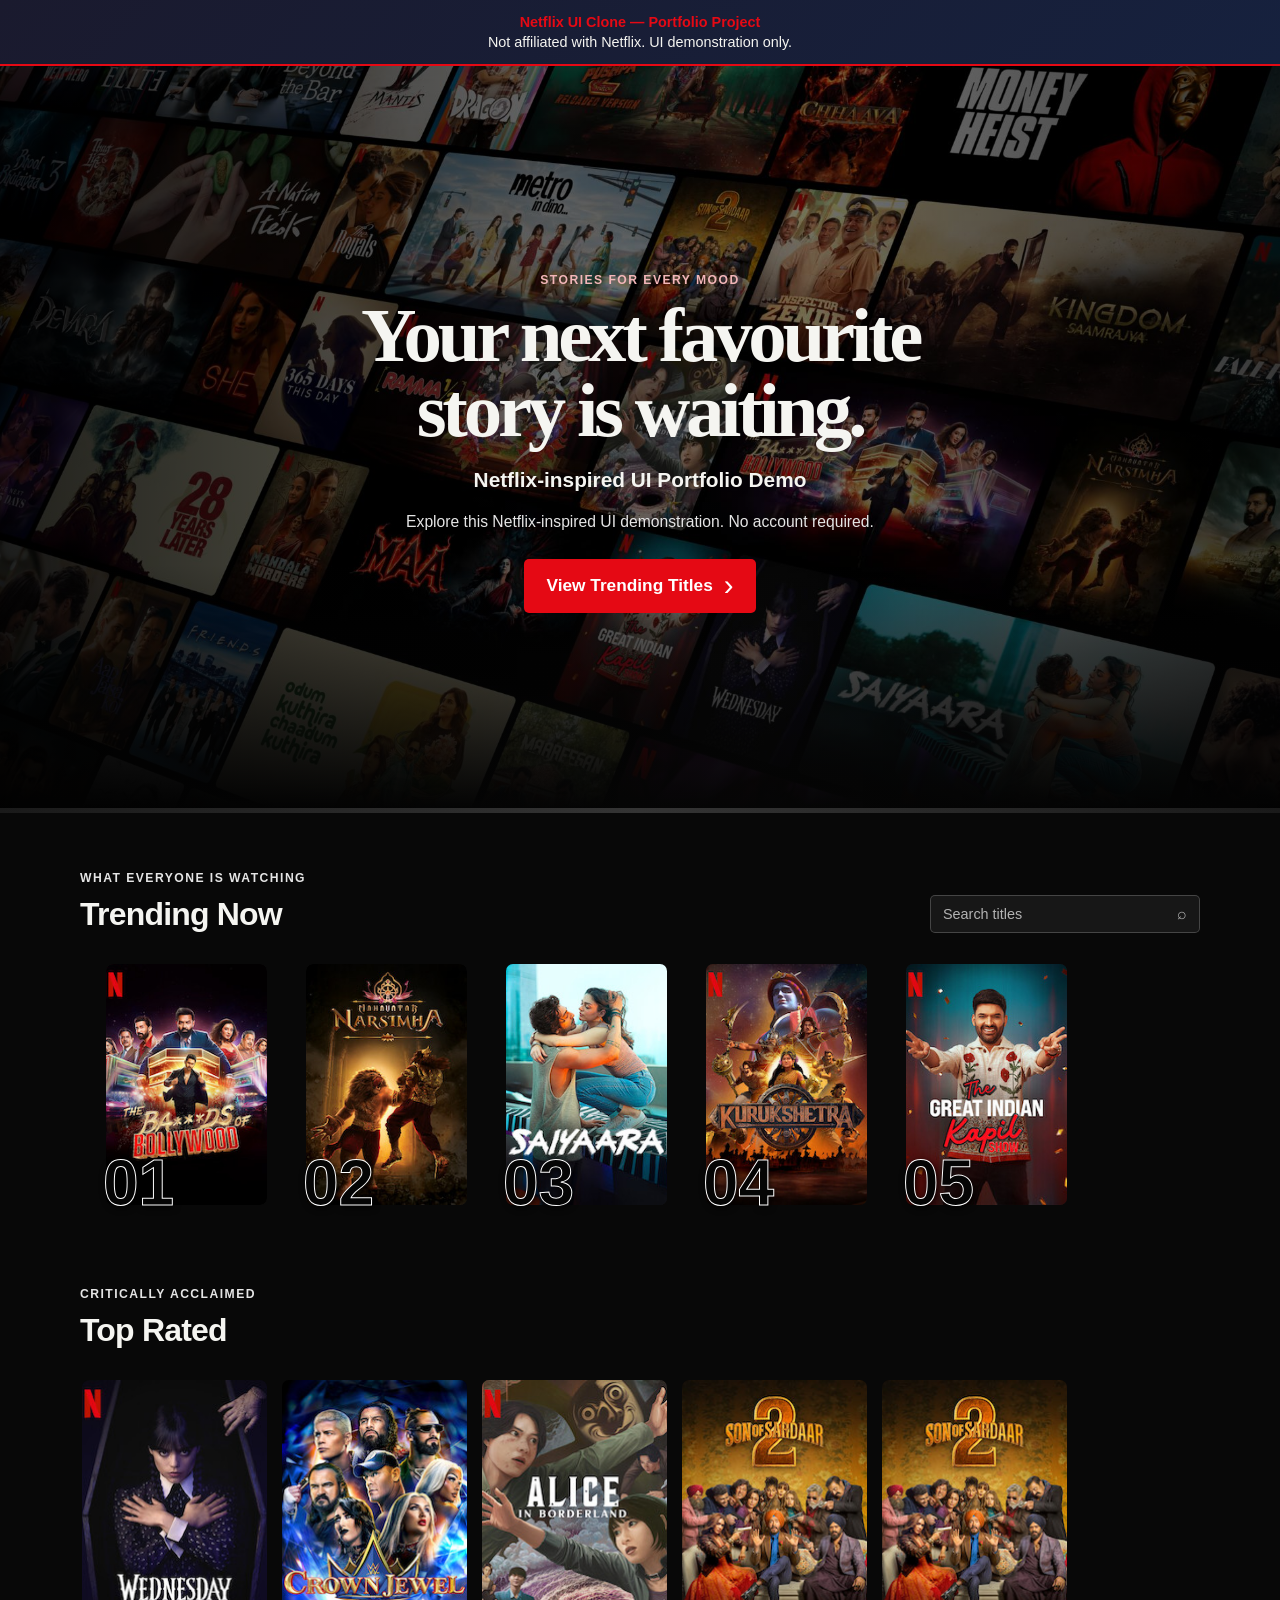
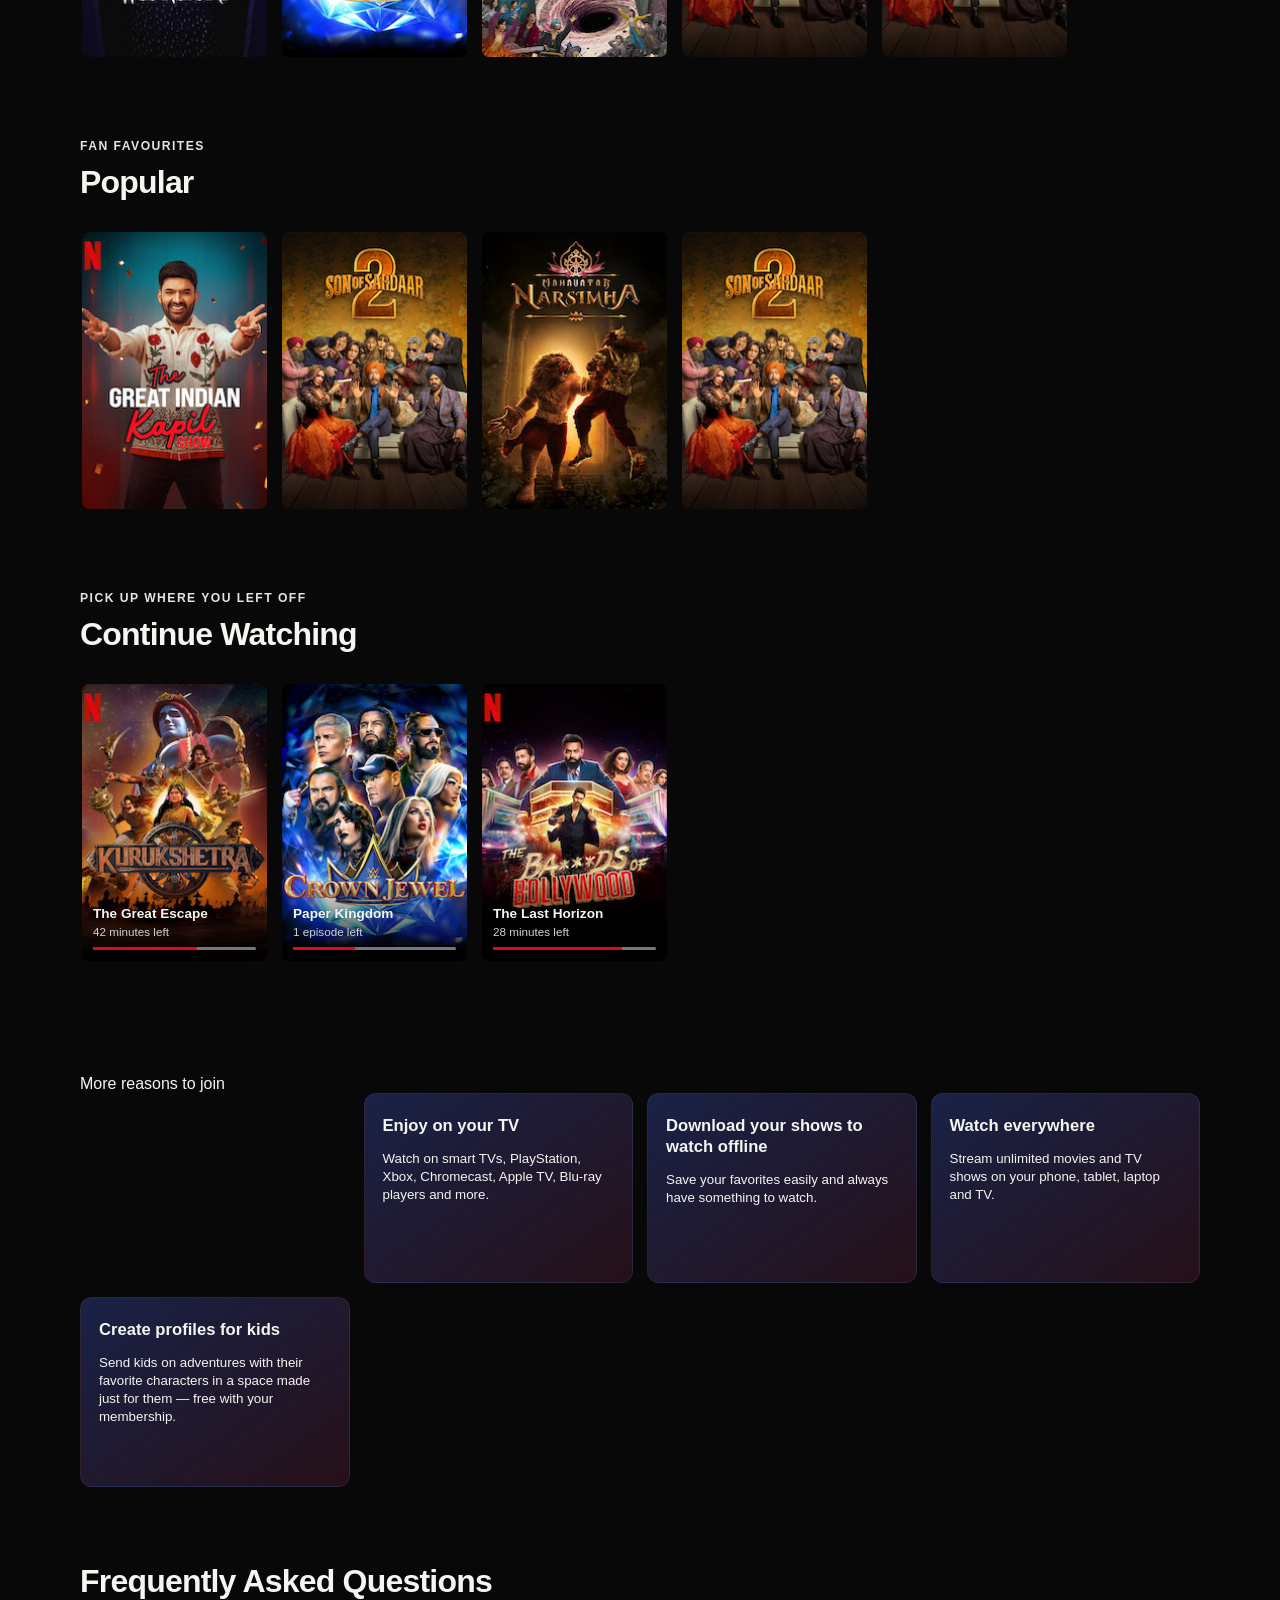
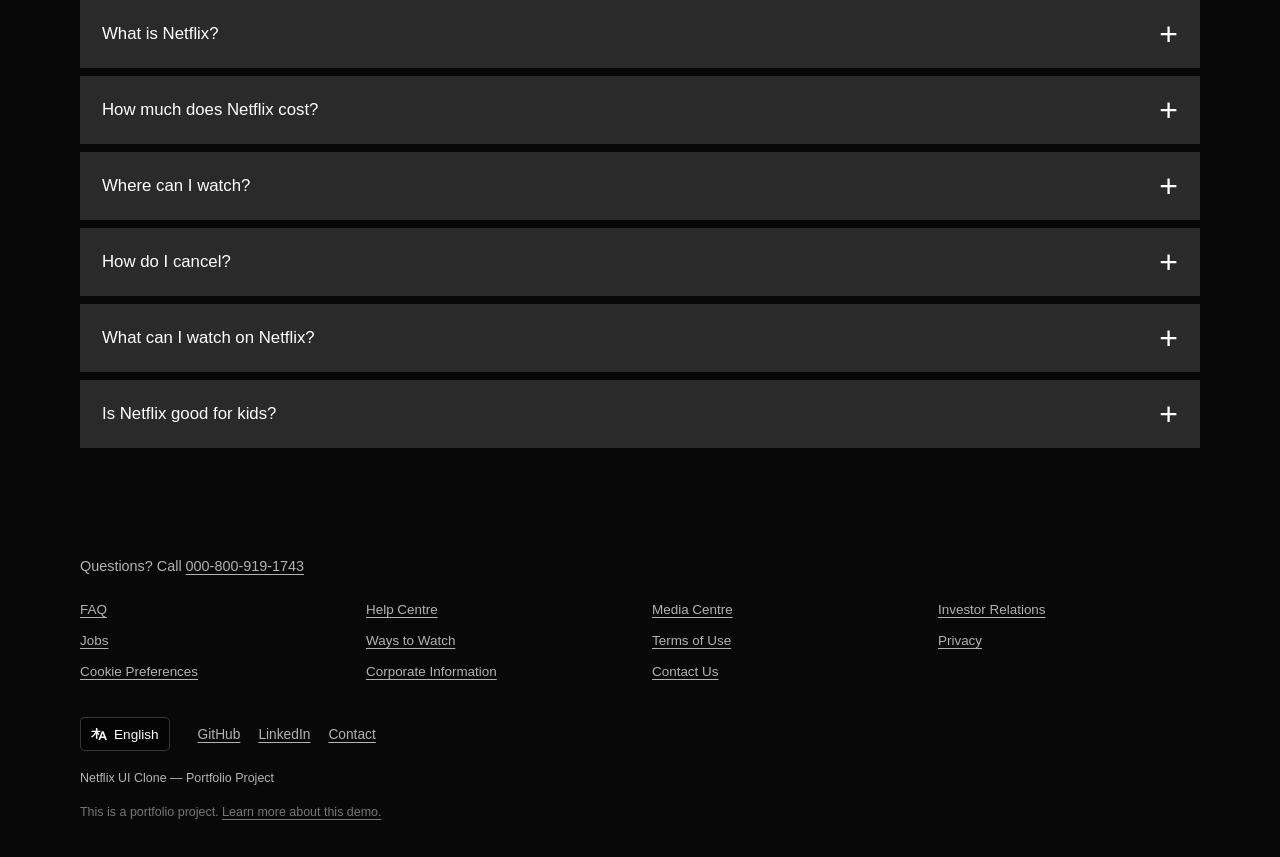
<file: Netflix_Clone/index.html>
<!DOCTYPE html>
<html lang="en">

<head>
    <meta charset="UTF-8">
    <meta name="viewport" content="width=device-width, initial-scale=1.0">
    <title>Netflix UI Clone — Saloni Choudhary</title>
    <link rel="stylesheet" href="index.css">
    <script src="script.js" defer></script>

</head>

<body>
    <div class="loading-screen" aria-hidden="true"><img src="pdf/img/logo.svg" alt=""></div>
    <div class="demo-banner" role="banner">
        <p class="demo-banner-text"><strong>Netflix UI Clone — Portfolio Project</strong><br>Not affiliated with Netflix. UI demonstration only.</p>
    </div>
    <header class="hero" id="home">
        <div class="bg">
            <nav class="navbar" aria-label="Primary navigation">
                <a class="brand" href="#home" aria-label="Netflix home"><img src="pdf/img/logo.svg" alt="Netflix"></a>
                <div class="nav-links"><a class="active" href="#home">Home</a><a href="#trending">Trending</a><a href="#faq">FAQ</a></div>
                <div class="button_in">
                    <button class="button_in1" type="button" title="Language selector"><img src="pdf/img/lang.svg" alt="" aria-hidden="true">English</button>
                    <button class="button_in2" type="button" onclick="document.querySelector('#trending').scrollIntoView({behavior: 'smooth'}); return false;" title="View the demo project">Demo</button>
                </div>
            </nav>
            <div class="box"></div>
            <div class="membership reveal">
                <p class="eyebrow">Stories for every mood</p>
                <h1 class="first">Your next favourite story is waiting.</h1>
                <span class="second">Netflix-inspired UI Portfolio Demo</span>
                <p class="third">Explore this Netflix-inspired UI demonstration. No account required.</p>

            </div>
            <button class="get_started_button" type="button" onclick="document.querySelector('#trending').scrollIntoView({behavior: 'smooth'}); return false;">View Trending Titles <span class="icon" aria-hidden="true">&#8250;</span></button>
        </div>
    </header>
    <main>
        <div class="separation"></div>
        <section class="catalogue" id="trending" aria-labelledby="trending-title">
            <div class="section-heading reveal"><div><p class="eyebrow">What everyone is watching</p><h2 id="trending-title">Trending Now</h2></div><label class="movie-search" for="movie-search"><span class="sr-only">Search titles</span><input id="movie-search" type="search" placeholder="Search titles" autocomplete="off"><span aria-hidden="true">&#8981;</span></label></div>
            <div class="movie-row trending-row" aria-label="Trending movies">
                <article class="movie-card reveal" data-title="The Last Horizon"><span class="rank">01</span><img src="pdf/img/1.jpg" alt="The Last Horizon poster"><div class="movie-meta"><h3>The Last Horizon</h3><p>Drama &middot; 2025</p></div></article>
                <article class="movie-card reveal" data-title="City of Shadows"><span class="rank">02</span><img src="pdf/img/2.jpg" alt="City of Shadows poster"><div class="movie-meta"><h3>City of Shadows</h3><p>Thriller &middot; 2025</p></div></article>
                <article class="movie-card reveal" data-title="After Midnight"><span class="rank">03</span><img src="pdf/img/3.jpg" alt="After Midnight poster"><div class="movie-meta"><h3>After Midnight</h3><p>Romance &middot; 2024</p></div></article>
                <article class="movie-card reveal" data-title="The Great Escape"><span class="rank">04</span><img src="pdf/img/4.jpg" alt="The Great Escape poster"><div class="movie-meta"><h3>The Great Escape</h3><p>Adventure &middot; 2025</p></div></article>
                <article class="movie-card reveal" data-title="Wild Hearts"><span class="rank">05</span><img src="pdf/img/5.jpg" alt="Wild Hearts poster"><div class="movie-meta"><h3>Wild Hearts</h3><p>Drama &middot; 2024</p></div></article>
            </div><p class="search-empty" hidden>No matching titles. Try another search.</p>
        </section>
        <section class="catalogue compact-section" aria-labelledby="top-rated-title">
            <div class="section-heading reveal"><div><p class="eyebrow">Critically acclaimed</p><h2 id="top-rated-title">Top Rated</h2></div></div>
            <div class="movie-row" aria-label="Top rated movies">
                <article class="movie-card reveal" data-title="The Silent Sea"><img src="pdf/img/6.jpg" alt="The Silent Sea poster"><div class="movie-meta"><h3>The Silent Sea</h3><p>Sci-Fi &middot; 2024</p></div></article>
                <article class="movie-card reveal" data-title="Paper Kingdom"><img src="pdf/img/7.jpg" alt="Paper Kingdom poster"><div class="movie-meta"><h3>Paper Kingdom</h3><p>Crime &middot; 2025</p></div></article>
                <article class="movie-card reveal" data-title="Summer Roads"><img src="pdf/img/8.jpg" alt="Summer Roads poster"><div class="movie-meta"><h3>Summer Roads</h3><p>Comedy &middot; 2024</p></div></article>
                <article class="movie-card reveal" data-title="The Signal"><img src="pdf/img/9.jpg" alt="The Signal poster"><div class="movie-meta"><h3>The Signal</h3><p>Mystery &middot; 2025</p></div></article>
                <article class="movie-card reveal" data-title="Second Chances"><img src="pdf/img/10.jpg" alt="Second Chances poster"><div class="movie-meta"><h3>Second Chances</h3><p>Drama &middot; 2024</p></div></article>
            </div>
        </section>
        <section class="catalogue compact-section" aria-labelledby="popular-title">
            <div class="section-heading reveal"><div><p class="eyebrow">Fan favourites</p><h2 id="popular-title">Popular</h2></div></div>
            <div class="movie-row" aria-label="Popular movies">
                <article class="movie-card reveal" data-title="Wild Hearts"><img src="pdf/img/5.jpg" alt="Wild Hearts poster"><div class="movie-meta"><h3>Wild Hearts</h3><p>Drama &middot; 2024</p></div></article>
                <article class="movie-card reveal" data-title="The Signal"><img src="pdf/img/9.jpg" alt="The Signal poster"><div class="movie-meta"><h3>The Signal</h3><p>Mystery &middot; 2025</p></div></article>
                <article class="movie-card reveal" data-title="City of Shadows"><img src="pdf/img/2.jpg" alt="City of Shadows poster"><div class="movie-meta"><h3>City of Shadows</h3><p>Thriller &middot; 2025</p></div></article>
                <article class="movie-card reveal" data-title="Second Chances"><img src="pdf/img/10.jpg" alt="Second Chances poster"><div class="movie-meta"><h3>Second Chances</h3><p>Drama &middot; 2024</p></div></article>
            </div>
        </section>
        <section class="catalogue compact-section" aria-labelledby="continue-title">
            <div class="section-heading reveal"><div><p class="eyebrow">Pick up where you left off</p><h2 id="continue-title">Continue Watching</h2></div></div>
            <div class="movie-row" aria-label="Continue watching">
                <article class="movie-card progress-card reveal" data-title="The Great Escape"><img src="pdf/img/4.jpg" alt="The Great Escape poster"><div class="movie-meta"><h3>The Great Escape</h3><p>42 minutes left</p><span class="progress"><i style="width: 64%"></i></span></div></article>
                <article class="movie-card progress-card reveal" data-title="Paper Kingdom"><img src="pdf/img/7.jpg" alt="Paper Kingdom poster"><div class="movie-meta"><h3>Paper Kingdom</h3><p>1 episode left</p><span class="progress"><i style="width: 38%"></i></span></div></article>
                <article class="movie-card progress-card reveal" data-title="The Last Horizon"><img src="pdf/img/1.jpg" alt="The Last Horizon poster"><div class="movie-meta"><h3>The Last Horizon</h3><p>28 minutes left</p><span class="progress"><i style="width: 79%"></i></span></div></article>
            </div>
        </section>
        <div class="all_bg">
            <div class="join">
                <div class="text">More reasons to join</div>

                <div class="join_box">
                    <div class="boxdiv">

                    </div>
                    <div class="boxes">
                        <div class="join_text">Enjoy on your TV</div>
                        <small>
                            Watch on smart TVs, PlayStation, Xbox, Chromecast, Apple TV, Blu-ray players and more.
                        </small>
                    </div>
                    <div class="boxes">
                        <div class="join_text">Download your shows to watch offline</div>
                        <small>
                            Save your favorites easily and always have something to watch.
                        </small>
                    </div>
                    <div class="boxes">
                        <div class="join_text">Watch everywhere</div>
                        <small>
                            Stream unlimited movies and TV shows on your phone, tablet, laptop and TV.
                        </small>
                    </div>
                    <div class="boxes">
                        <div class="join_text">Create profiles for kids</div>
                        <small>
                            Send kids on adventures with their favorite characters in a space made just for them — free
                            with your membership.

                        </small>
                    </div>
                </div>

            </div>

            <section class="faq-section reveal" id="faq" aria-labelledby="faq-title">
            <h2 class="faq" id="faq-title">Frequently Asked Questions</h2>
            <section class="faq_con">
                <article class="faq-item"><button class="faq_box" type="button" aria-expanded="false">What is Netflix?<span class="faq-icon" aria-hidden="true">+</span></button><div class="faq-answer"><p>Netflix is a streaming service with TV shows, movies, documentaries and more.</p></div></article>
                <article class="faq-item"><button class="faq_box" type="button" aria-expanded="false">How much does Netflix cost?<span class="faq-icon" aria-hidden="true">+</span></button><div class="faq-answer"><p>Choose a plan that suits your viewing needs and budget.</p></div></article>
                <article class="faq-item"><button class="faq_box" type="button" aria-expanded="false">Where can I watch?<span class="faq-icon" aria-hidden="true">+</span></button><div class="faq-answer"><p>Watch anywhere, anytime on the web or compatible devices.</p></div></article>
                <article class="faq-item"><button class="faq_box" type="button" aria-expanded="false">How do I cancel?<span class="faq-icon" aria-hidden="true">+</span></button><div class="faq-answer"><p>There are no contracts. You can cancel online whenever you like.</p></div></article>
                <article class="faq-item"><button class="faq_box" type="button" aria-expanded="false">What can I watch on Netflix?<span class="faq-icon" aria-hidden="true">+</span></button><div class="faq-answer"><p>Explore a broad library of films, series, anime and Netflix originals.</p></div></article>
                <article class="faq-item"><button class="faq_box" type="button" aria-expanded="false">Is Netflix good for kids?<span class="faq-icon" aria-hidden="true">+</span></button><div class="faq-answer"><p>Netflix Kids offers family-friendly entertainment and parental controls.</p></div></article>
            </section>
            </section>
        </div>
    </main>
    <footer>
        <div class="footer">
            <p class="contact">Questions? Call <a href="tel:0008009191743">000-800-919-1743</a></p>
            <div class="grid">
                <a href="#faq">FAQ</a><a href="#home">Help Centre</a><a href="#home">Media Centre</a>
                <a href="#home">Investor Relations</a><a href="#home">Jobs</a><a href="#trending">Ways to Watch</a><a href="#home">Terms of Use</a>
                <a href="#home">Privacy</a><a href="#home">Cookie Preferences</a><a href="#home">Corporate Information</a><a href="#home">Contact Us</a>

            </div>
            <section class="footer_section">
                <button class="eng_button" type="button"><img src="pdf/img/lang.svg" alt="" aria-hidden="true">English</button>
                <div class="social-links" aria-label="Social links"><a href="#home" title="This is a demo project">GitHub</a><a href="#home" title="This is a demo project">LinkedIn</a><a href="#home" title="This is a demo project">Contact</a></div>
                <p class="end_text1">Netflix UI Clone — Portfolio Project</p>
                <p class="end_text2">This is a portfolio project. <a href="#home">Learn more about this demo.</a></p>
            </section>
            
            
        </div>
        
        
    </footer>
    <button class="back-to-top" type="button" aria-label="Back to top">&#8593;</button>
</body>

</html>
</file>
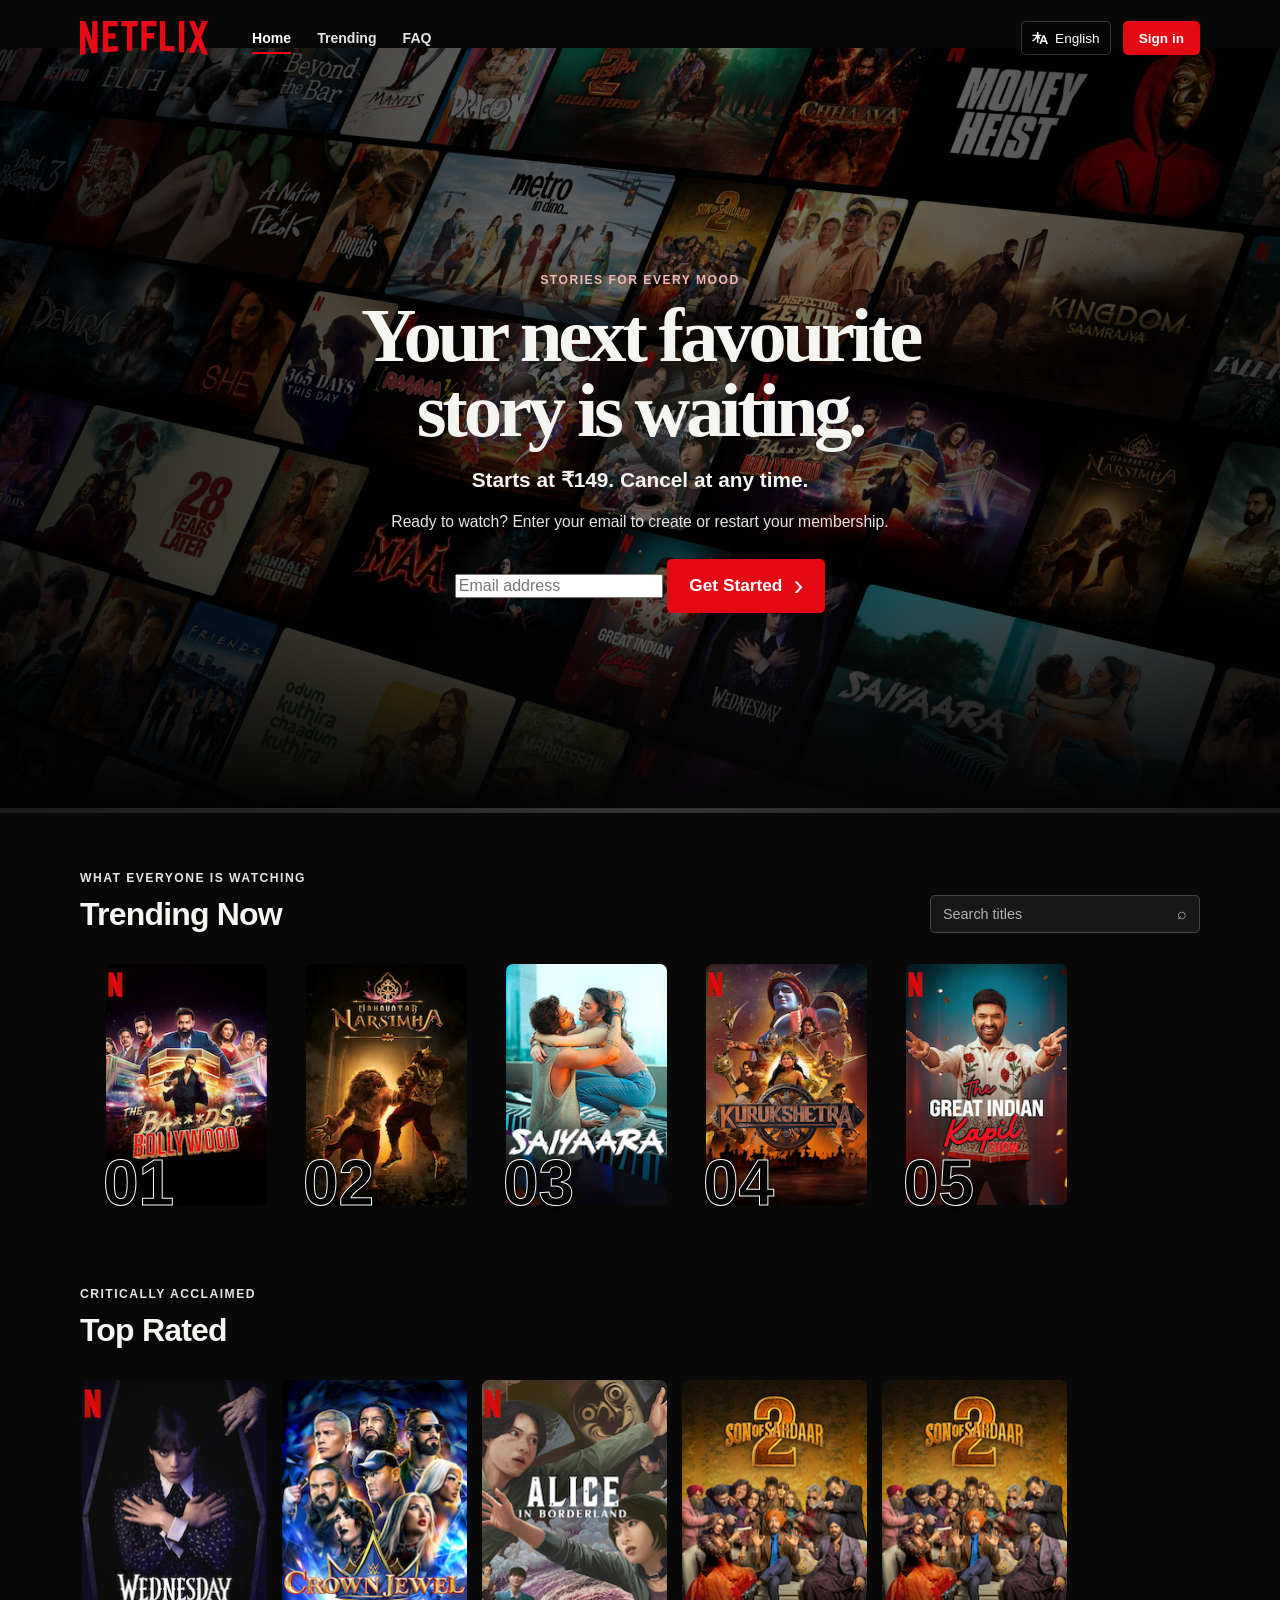
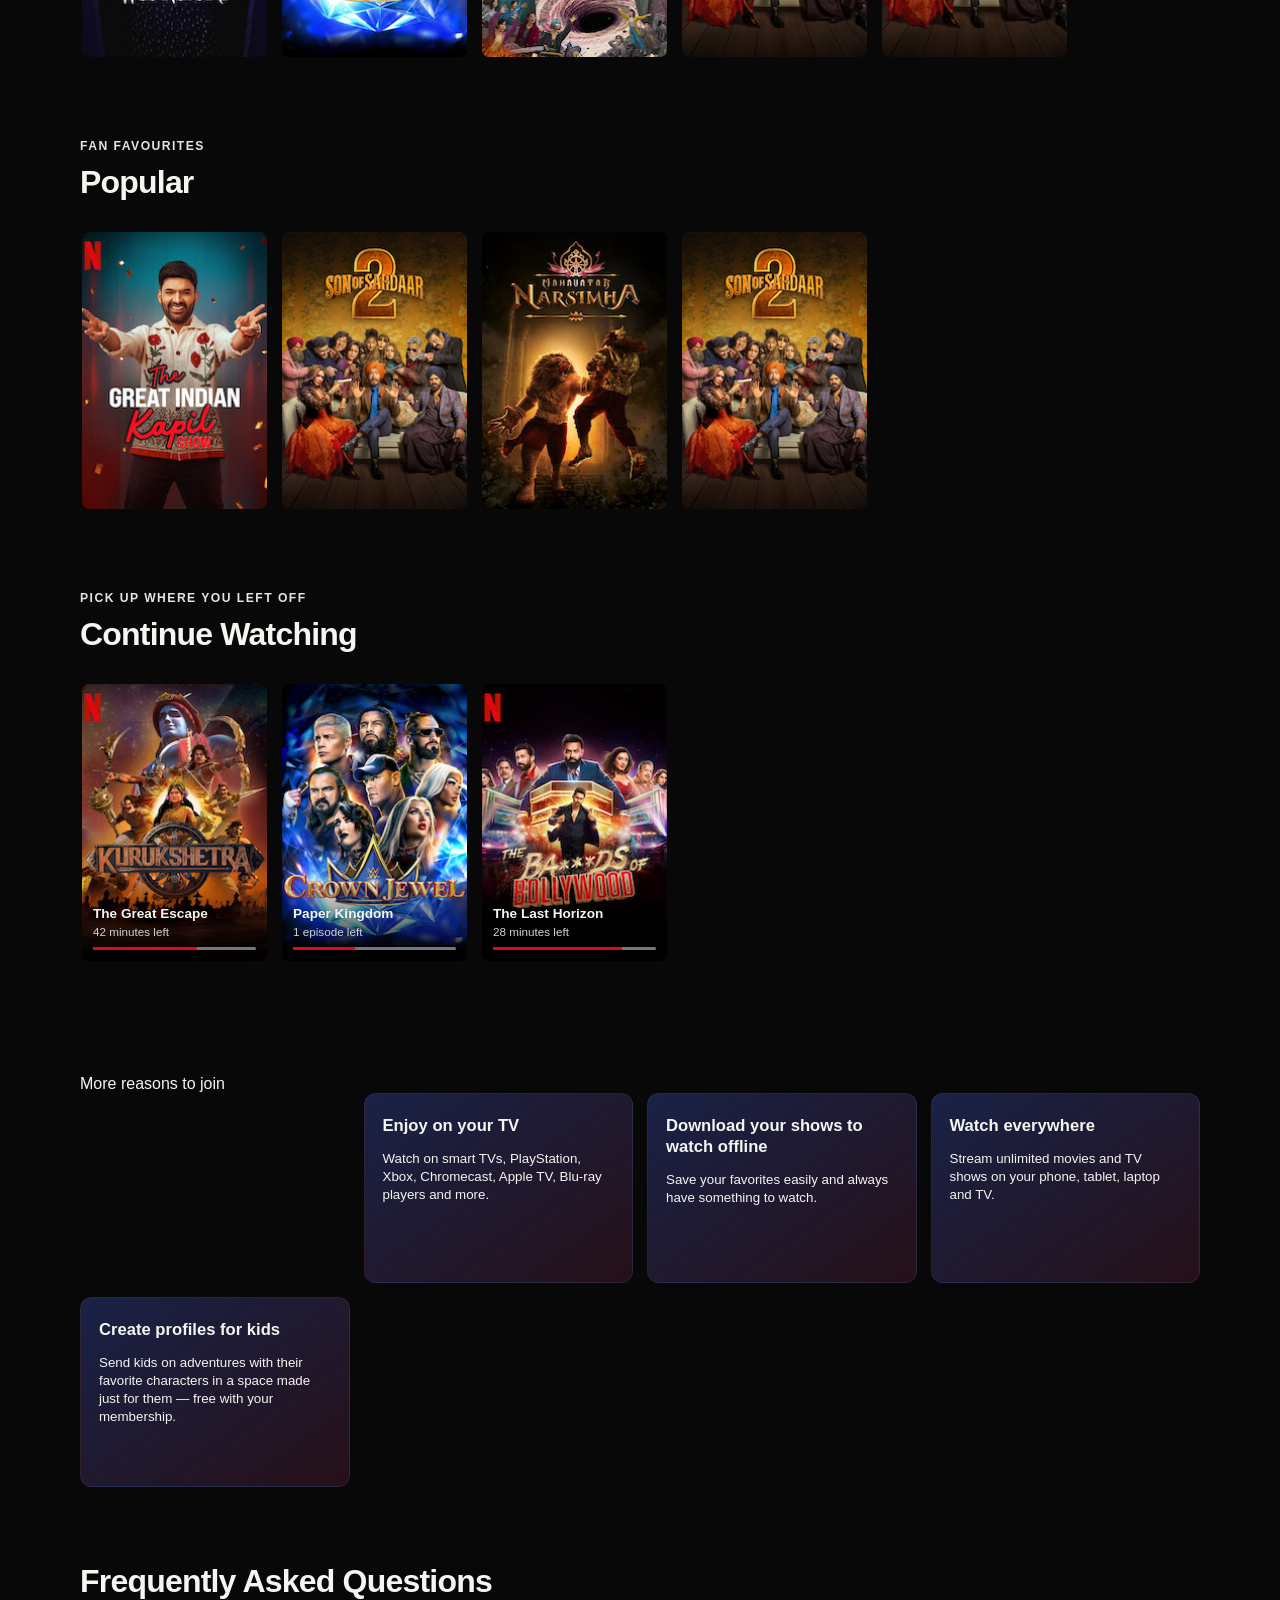
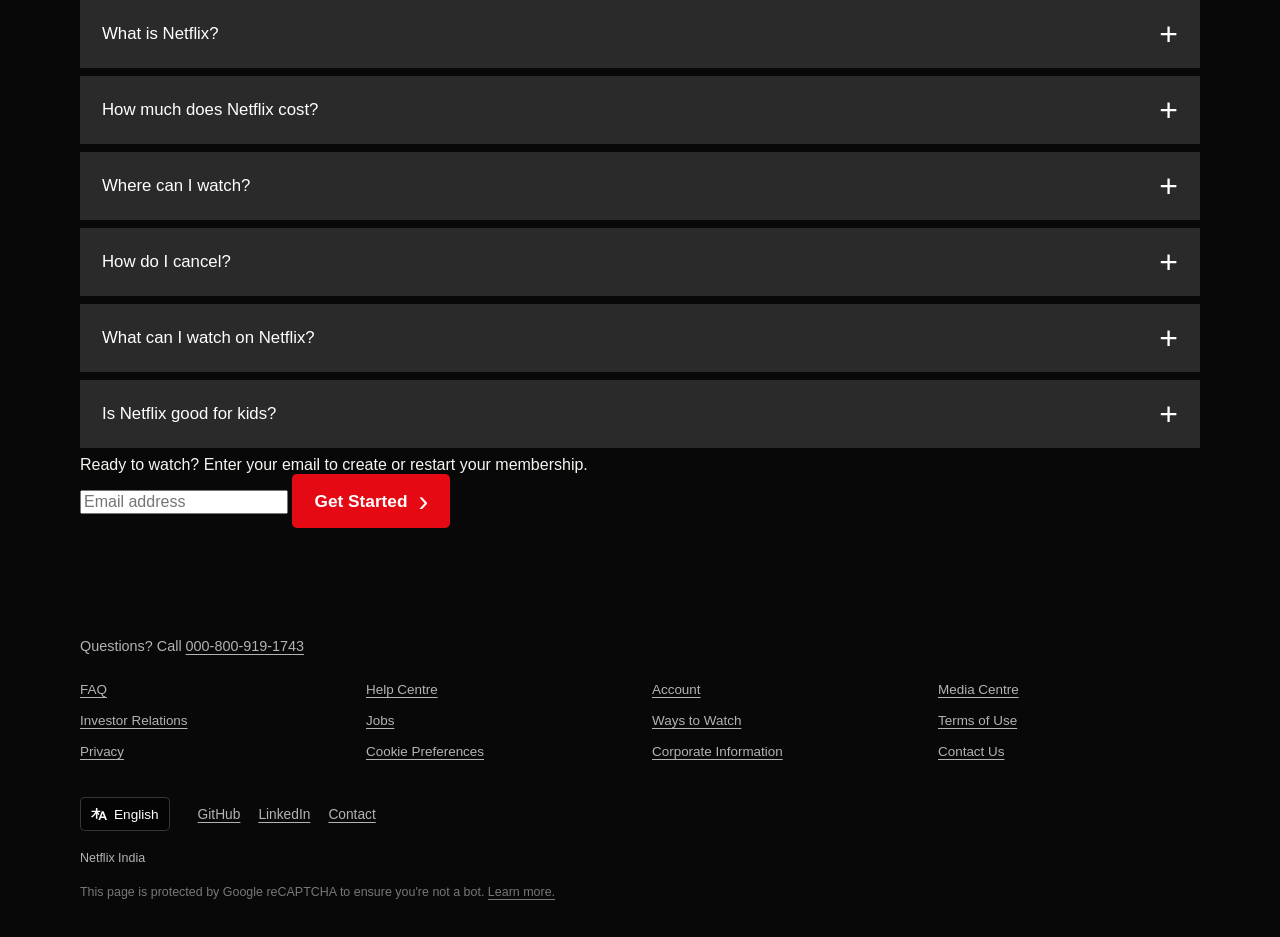
<file: Netflix_Clone/indexx.html>
<!DOCTYPE html>
<html lang="en">

<head>
    <meta charset="UTF-8">
    <meta name="viewport" content="width=device-width, initial-scale=1.0">
    <title>Netflix India | Watch TV Shows Online</title>
    <link rel="stylesheet" href="index.css">
    <script src="script.js" defer></script>

</head>

<body>
    <div class="loading-screen" aria-hidden="true"><img src="pdf/img/logo.svg" alt=""></div>
    <header class="hero" id="home">
        <div class="bg">
            <nav class="navbar" aria-label="Primary navigation">
                <a class="brand" href="#home" aria-label="Netflix home"><img src="pdf/img/logo.svg" alt="Netflix"></a>
                <div class="nav-links"><a class="active" href="#home">Home</a><a href="#trending">Trending</a><a href="#faq">FAQ</a></div>
                <div class="button_in">
                    <button class="button_in1" type="button"><img src="pdf/img/lang.svg" alt="" aria-hidden="true">English</button>
                    <button class="button_in2" type="button">Sign in</button>
                </div>
            </nav>
            <div class="box"></div>
            <div class="membership reveal">
                <p class="eyebrow">Stories for every mood</p>
                <h1 class="first">Your next favourite story is waiting.</h1>
                <span class="second">Starts at ₹149. Cancel at any time.</span>
                <p class="third">Ready to watch? Enter your email to create or restart your membership.</p>

            </div>
            <form class="email hero-email" action="#" novalidate>
                <label class="sr-only" for="hero-email">Email address</label>
                <input type="email" id="hero-email" name="email" placeholder="Email address" autocomplete="email">
                <button class="get_started_button" type="submit">Get Started <span class="icon" aria-hidden="true">&#8250;</span></button>
            </form>
        </div>
    </header>
    <main>
        <div class="separation"></div>
        <section class="catalogue" id="trending" aria-labelledby="trending-title">
            <div class="section-heading reveal"><div><p class="eyebrow">What everyone is watching</p><h2 id="trending-title">Trending Now</h2></div><label class="movie-search" for="movie-search"><span class="sr-only">Search titles</span><input id="movie-search" type="search" placeholder="Search titles" autocomplete="off"><span aria-hidden="true">&#8981;</span></label></div>
            <div class="movie-row trending-row" aria-label="Trending movies">
                <article class="movie-card reveal" data-title="The Last Horizon"><span class="rank">01</span><img src="pdf/img/1.jpg" alt="The Last Horizon poster"><div class="movie-meta"><h3>The Last Horizon</h3><p>Drama &middot; 2025</p></div></article>
                <article class="movie-card reveal" data-title="City of Shadows"><span class="rank">02</span><img src="pdf/img/2.jpg" alt="City of Shadows poster"><div class="movie-meta"><h3>City of Shadows</h3><p>Thriller &middot; 2025</p></div></article>
                <article class="movie-card reveal" data-title="After Midnight"><span class="rank">03</span><img src="pdf/img/3.jpg" alt="After Midnight poster"><div class="movie-meta"><h3>After Midnight</h3><p>Romance &middot; 2024</p></div></article>
                <article class="movie-card reveal" data-title="The Great Escape"><span class="rank">04</span><img src="pdf/img/4.jpg" alt="The Great Escape poster"><div class="movie-meta"><h3>The Great Escape</h3><p>Adventure &middot; 2025</p></div></article>
                <article class="movie-card reveal" data-title="Wild Hearts"><span class="rank">05</span><img src="pdf/img/5.jpg" alt="Wild Hearts poster"><div class="movie-meta"><h3>Wild Hearts</h3><p>Drama &middot; 2024</p></div></article>
            </div><p class="search-empty" hidden>No matching titles. Try another search.</p>
        </section>
        <section class="catalogue compact-section" aria-labelledby="top-rated-title">
            <div class="section-heading reveal"><div><p class="eyebrow">Critically acclaimed</p><h2 id="top-rated-title">Top Rated</h2></div></div>
            <div class="movie-row" aria-label="Top rated movies">
                <article class="movie-card reveal" data-title="The Silent Sea"><img src="pdf/img/6.jpg" alt="The Silent Sea poster"><div class="movie-meta"><h3>The Silent Sea</h3><p>Sci-Fi &middot; 2024</p></div></article>
                <article class="movie-card reveal" data-title="Paper Kingdom"><img src="pdf/img/7.jpg" alt="Paper Kingdom poster"><div class="movie-meta"><h3>Paper Kingdom</h3><p>Crime &middot; 2025</p></div></article>
                <article class="movie-card reveal" data-title="Summer Roads"><img src="pdf/img/8.jpg" alt="Summer Roads poster"><div class="movie-meta"><h3>Summer Roads</h3><p>Comedy &middot; 2024</p></div></article>
                <article class="movie-card reveal" data-title="The Signal"><img src="pdf/img/9.jpg" alt="The Signal poster"><div class="movie-meta"><h3>The Signal</h3><p>Mystery &middot; 2025</p></div></article>
                <article class="movie-card reveal" data-title="Second Chances"><img src="pdf/img/10.jpg" alt="Second Chances poster"><div class="movie-meta"><h3>Second Chances</h3><p>Drama &middot; 2024</p></div></article>
            </div>
        </section>
        <section class="catalogue compact-section" aria-labelledby="popular-title">
            <div class="section-heading reveal"><div><p class="eyebrow">Fan favourites</p><h2 id="popular-title">Popular</h2></div></div>
            <div class="movie-row" aria-label="Popular movies">
                <article class="movie-card reveal" data-title="Wild Hearts"><img src="pdf/img/5.jpg" alt="Wild Hearts poster"><div class="movie-meta"><h3>Wild Hearts</h3><p>Drama &middot; 2024</p></div></article>
                <article class="movie-card reveal" data-title="The Signal"><img src="pdf/img/9.jpg" alt="The Signal poster"><div class="movie-meta"><h3>The Signal</h3><p>Mystery &middot; 2025</p></div></article>
                <article class="movie-card reveal" data-title="City of Shadows"><img src="pdf/img/2.jpg" alt="City of Shadows poster"><div class="movie-meta"><h3>City of Shadows</h3><p>Thriller &middot; 2025</p></div></article>
                <article class="movie-card reveal" data-title="Second Chances"><img src="pdf/img/10.jpg" alt="Second Chances poster"><div class="movie-meta"><h3>Second Chances</h3><p>Drama &middot; 2024</p></div></article>
            </div>
        </section>
        <section class="catalogue compact-section" aria-labelledby="continue-title">
            <div class="section-heading reveal"><div><p class="eyebrow">Pick up where you left off</p><h2 id="continue-title">Continue Watching</h2></div></div>
            <div class="movie-row" aria-label="Continue watching">
                <article class="movie-card progress-card reveal" data-title="The Great Escape"><img src="pdf/img/4.jpg" alt="The Great Escape poster"><div class="movie-meta"><h3>The Great Escape</h3><p>42 minutes left</p><span class="progress"><i style="width: 64%"></i></span></div></article>
                <article class="movie-card progress-card reveal" data-title="Paper Kingdom"><img src="pdf/img/7.jpg" alt="Paper Kingdom poster"><div class="movie-meta"><h3>Paper Kingdom</h3><p>1 episode left</p><span class="progress"><i style="width: 38%"></i></span></div></article>
                <article class="movie-card progress-card reveal" data-title="The Last Horizon"><img src="pdf/img/1.jpg" alt="The Last Horizon poster"><div class="movie-meta"><h3>The Last Horizon</h3><p>28 minutes left</p><span class="progress"><i style="width: 79%"></i></span></div></article>
            </div>
        </section>
        <div class="all_bg">
            <div class="join">
                <div class="text">More reasons to join</div>

                <div class="join_box">
                    <div class="boxdiv">

                    </div>
                    <div class="boxes">
                        <div class="join_text">Enjoy on your TV</div>
                        <small>
                            Watch on smart TVs, PlayStation, Xbox, Chromecast, Apple TV, Blu-ray players and more.
                        </small>
                    </div>
                    <div class="boxes">
                        <div class="join_text">Download your shows to watch offline</div>
                        <small>
                            Save your favorites easily and always have something to watch.
                        </small>
                    </div>
                    <div class="boxes">
                        <div class="join_text">Watch everywhere</div>
                        <small>
                            Stream unlimited movies and TV shows on your phone, tablet, laptop and TV.
                        </small>
                    </div>
                    <div class="boxes">
                        <div class="join_text">Create profiles for kids</div>
                        <small>
                            Send kids on adventures with their favorite characters in a space made just for them — free
                            with your membership.

                        </small>
                    </div>
                </div>

            </div>

            <section class="faq-section reveal" id="faq" aria-labelledby="faq-title">
            <h2 class="faq" id="faq-title">Frequently Asked Questions</h2>
            <section class="faq_con">
                <article class="faq-item"><button class="faq_box" type="button" aria-expanded="false">What is Netflix?<span class="faq-icon" aria-hidden="true">+</span></button><div class="faq-answer"><p>Netflix is a streaming service with TV shows, movies, documentaries and more.</p></div></article>
                <article class="faq-item"><button class="faq_box" type="button" aria-expanded="false">How much does Netflix cost?<span class="faq-icon" aria-hidden="true">+</span></button><div class="faq-answer"><p>Choose a plan that suits your viewing needs and budget.</p></div></article>
                <article class="faq-item"><button class="faq_box" type="button" aria-expanded="false">Where can I watch?<span class="faq-icon" aria-hidden="true">+</span></button><div class="faq-answer"><p>Watch anywhere, anytime on the web or compatible devices.</p></div></article>
                <article class="faq-item"><button class="faq_box" type="button" aria-expanded="false">How do I cancel?<span class="faq-icon" aria-hidden="true">+</span></button><div class="faq-answer"><p>There are no contracts. You can cancel online whenever you like.</p></div></article>
                <article class="faq-item"><button class="faq_box" type="button" aria-expanded="false">What can I watch on Netflix?<span class="faq-icon" aria-hidden="true">+</span></button><div class="faq-answer"><p>Explore a broad library of films, series, anime and Netflix originals.</p></div></article>
                <article class="faq-item"><button class="faq_box" type="button" aria-expanded="false">Is Netflix good for kids?<span class="faq-icon" aria-hidden="true">+</span></button><div class="faq-answer"><p>Netflix Kids offers family-friendly entertainment and parental controls.</p></div></article>

                <div id="email">
                    <div class="create">Ready to watch? Enter your email to create or restart your membership.</div>
                    <form class="email email2" action="#" novalidate>
                        <label class="sr-only" for="footer-email">Email address</label>
                        <input type="email" id="footer-email" name="email" placeholder="Email address" autocomplete="email">
                        <button class="get_started_button" type="submit">Get Started <span class="icon" aria-hidden="true">&#8250;</span></button>
                    </form>
                </div>
            </section>
            </section>
        </div>
    </main>
    <footer>
        <div class="footer">
            <p class="contact">Questions? Call <a href="tel:0008009191743">000-800-919-1743</a></p>
            <div class="grid">
                <a href="#faq">FAQ</a><a href="#home">Help Centre</a><a href="#home">Account</a><a href="#home">Media Centre</a>
                <a href="#home">Investor Relations</a><a href="#home">Jobs</a><a href="#trending">Ways to Watch</a><a href="#home">Terms of Use</a>
                <a href="#home">Privacy</a><a href="#home">Cookie Preferences</a><a href="#home">Corporate Information</a><a href="#home">Contact Us</a>

            </div>
            <section class="footer_section">
                <button class="eng_button" type="button"><img src="pdf/img/lang.svg" alt="" aria-hidden="true">English</button>
                <div class="social-links" aria-label="Social links"><a href="https://github.com/" target="_blank" rel="noopener noreferrer">GitHub</a><a href="https://www.linkedin.com/" target="_blank" rel="noopener noreferrer">LinkedIn</a><a href="mailto:hello@example.com">Contact</a></div>
                <p class="end_text1">Netflix India</p>
                <p class="end_text2">This page is protected by Google reCAPTCHA to ensure you're not a bot. <a href="#home">Learn more.</a></p>
            </section>
            
            
        </div>
        
        
    </footer>
    <button class="back-to-top" type="button" aria-label="Back to top">&#8593;</button>
</body>

</html>
</file>
<file: Netflix_Clone/index.css>
:root {
    --bg: #080808;
    --surface: #161616;
    --surface-hover: #292929;
    --text: #f5f5f1;
    --muted: #b3b3b3;
    --brand: #e50914;
    --brand-dark: #b20710;
    --border: rgba(255, 255, 255, .2);
    --container: min(1120px, calc(100% - 48px));
    --ease: cubic-bezier(.2, .8, .2, 1);
}

* { box-sizing: border-box; }
html { scroll-behavior: smooth; }
body { margin: 0; overflow-x: hidden; background: var(--bg); color: var(--text); font-family: Inter, "Segoe UI", Arial, sans-serif; }
button, input { font: inherit; }
button, a { -webkit-tap-highlight-color: transparent; }
a { color: inherit; text-decoration: none; }
img { display: block; max-width: 100%; }

.sr-only { position: absolute; width: 1px; height: 1px; padding: 0; margin: -1px; overflow: hidden; clip: rect(0, 0, 0, 0); white-space: nowrap; border: 0; }
.loading-screen { position: fixed; inset: 0; z-index: 1000; display: grid; place-items: center; background: #000; transition: opacity .45s ease, visibility .45s ease; }
.loading-screen img { width: 150px; }
.loading-screen.is-hidden { opacity: 0; visibility: hidden; }

.demo-banner { position: fixed; top: 0; left: 0; right: 0; z-index: 999; background: linear-gradient(135deg, #1a1a2e 0%, #16213e 100%); border-bottom: 2px solid #e50914; padding: 12px 24px; text-align: center; font-size: 0.9rem; }
.demo-banner-text { margin: 0; color: #f5f5f1; line-height: 1.4; }
.demo-banner-text strong { color: #e50914; font-weight: 700; }

.hero, .bg { min-height: min(760px, 100vh); }
.bg { position: relative; display: flex; flex-direction: column; align-items: center; justify-content: center; padding: 124px 24px 94px; background: url("pdf/img/background.jpg") center top / cover no-repeat; isolation: isolate; margin-top: 48px; gap: 25px; }
.box { position: absolute; inset: 0; z-index: -1; background: linear-gradient(90deg, rgba(0, 0, 0, .82), rgba(0, 0, 0, .36) 58%, rgba(0, 0, 0, .7)), linear-gradient(0deg, #080808 0%, transparent 32%); }

.navbar { position: fixed; top: 0; left: 0; z-index: 50; display: flex; align-items: center; justify-content: space-between; width: 100%; height: 76px; padding: 0 max(24px, calc((100% - 1120px) / 2)); transition: background-color .3s ease, box-shadow .3s ease, height .3s ease; }
.navbar.scrolled { height: 64px; background: rgba(8, 8, 8, .92); box-shadow: 0 8px 28px rgba(0, 0, 0, .24); backdrop-filter: blur(14px); }
.brand img { width: clamp(90px, 10vw, 132px); }
.nav-links { display: flex; align-items: center; gap: 26px; margin-right: auto; margin-left: 44px; }
.nav-links a { position: relative; color: #e5e5e5; font-size: .88rem; font-weight: 600; transition: color .2s ease; }
.nav-links a::after { position: absolute; right: 0; bottom: -8px; left: 0; height: 2px; content: ""; background: var(--brand); transform: scaleX(0); transform-origin: right; transition: transform .25s var(--ease); }
.nav-links a:hover, .nav-links a.active { color: #fff; }
.nav-links a:hover::after, .nav-links a.active::after { transform: scaleX(1); transform-origin: left; }
.button_in { display: flex; align-items: center; gap: 12px; }
.button_in1, .eng_button { display: inline-flex; align-items: center; justify-content: center; gap: 7px; min-height: 34px; padding: 7px 10px; color: #fff; background: rgba(0, 0, 0, .42); border: 1px solid var(--border); border-radius: 5px; font-size: .85rem; cursor: pointer; transition: border-color .2s ease, background .2s ease, transform .2s ease; }
.button_in1 img, .eng_button img { width: 16px; filter: brightness(0) invert(1); }
.button_in1:hover, .eng_button:hover { border-color: #fff; background: rgba(255, 255, 255, .12); transform: translateY(-1px); }
.button_in2 { min-height: 34px; padding: 7px 16px; color: #fff; background: var(--brand); border: 0; border-radius: 5px; font-weight: 700; font-size: .85rem; cursor: pointer; transition: background .2s ease, transform .2s ease, box-shadow .2s ease; }
.button_in2:hover { background: var(--brand-dark); transform: translateY(-2px); box-shadow: 0 6px 16px rgba(229, 9, 20, .25); }

.membership { display: flex; flex-direction: column; align-items: center; width: min(760px, 100%); text-align: center; }
.eyebrow { margin: 0 0 10px; color: #e5e5e5; font-size: .76rem; font-weight: 800; letter-spacing: .12em; line-height: 1.2; text-transform: uppercase; }
.membership .eyebrow { color: #f2b6b9; }
.first { max-width: 700px; margin: 0; font-family: Georgia, "Times New Roman", serif; font-size: clamp(2.65rem, 6vw, 5.3rem); font-weight: 700; letter-spacing: -.055em; line-height: .98; }
.second { margin: 20px 0 0; font-size: clamp(1rem, 2vw, 1.3rem); font-weight: 600; }
.third { max-width: 600px; margin: 18px 0 0; color: #e5e5e5; font-size: .98rem; line-height: 1.5; }
.get_started_button { display: inline-flex; align-items: center; justify-content: center; gap: 11px; min-height: 54px; padding: 0 22px; color: #fff; background: var(--brand); border: 0; border-radius: 5px; font-size: 1.08rem; font-weight: 750; cursor: pointer; transition: transform .2s var(--ease), background .2s ease, box-shadow .2s ease; }
.get_started_button:hover { background: var(--brand-dark); box-shadow: 0 8px 22px rgba(229, 9, 20, .3); transform: translateY(-2px) scale(1.02); }
.get_started_button:active { transform: scale(.98); }
.icon { font-size: 1.7em; font-weight: 400; line-height: .5; }
.separation { height: 5px; background: linear-gradient(90deg, #1a1a1a, #343434, #1a1a1a); }

.catalogue, .all_bg { padding: 58px max(24px, calc((100% - 1120px) / 2)); background: var(--bg); }
.compact-section { padding-top: 0; }
.section-heading { display: flex; align-items: end; justify-content: space-between; gap: 24px; margin-bottom: 23px; }
.section-heading h2, .faq { margin: 0; font-size: clamp(1.45rem, 2.7vw, 2rem); letter-spacing: -.025em; }
.movie-search { display: flex; align-items: center; gap: 8px; width: min(270px, 100%); padding: 9px 12px; color: var(--muted); background: #171717; border: 1px solid var(--border); border-radius: 5px; }
.movie-search:focus-within { border-color: #fff; }
.movie-search input { width: 100%; padding: 0; color: #fff; background: transparent; border: 0; outline: none; font-size: .9rem; }
.movie-search input::placeholder { color: var(--muted); }
.movie-row { display: grid; grid-auto-columns: clamp(142px, 15vw, 185px); grid-auto-flow: column; gap: 15px; overflow-x: auto; padding: 8px 2px 24px; overscroll-behavior-inline: contain; scrollbar-width: thin; scrollbar-color: #555 transparent; }
.movie-row::-webkit-scrollbar { height: 7px; }
.movie-row::-webkit-scrollbar-thumb { background: #444; border-radius: 999px; }
.movie-card { position: relative; overflow: hidden; background: var(--surface); border-radius: 7px; cursor: pointer; transform-origin: center bottom; transition: transform .28s var(--ease), box-shadow .28s ease; }
.movie-card:hover { z-index: 2; box-shadow: 0 18px 30px rgba(0, 0, 0, .55); transform: scale(1.07); }
.movie-card > img { width: 100%; aspect-ratio: 2 / 3; object-fit: cover; transition: filter .3s ease, transform .4s var(--ease); }
.movie-card:hover > img { filter: brightness(.72); transform: scale(1.04); }
.movie-meta { position: absolute; right: 0; bottom: 0; left: 0; padding: 28px 11px 11px; background: linear-gradient(transparent, rgba(0, 0, 0, .95)); transform: translateY(5px); opacity: 0; transition: opacity .25s ease, transform .25s ease; }
.movie-card:hover .movie-meta, .progress-card .movie-meta { opacity: 1; transform: translateY(0); }
.movie-meta h3 { margin: 0; font-size: .85rem; }
.movie-meta p { margin: 4px 0 0; color: #d2d2d2; font-size: .73rem; }
.rank { position: absolute; z-index: 3; bottom: -10px; left: -3px; color: #050505; font-size: 4rem; font-weight: 900; line-height: 1; -webkit-text-stroke: 1px #fff; text-shadow: 1px 2px 7px #000; }
.trending-row .movie-card { margin-left: 24px; overflow: visible; }
.trending-row .movie-card > img { border-radius: 7px; }
.progress { display: block; height: 3px; margin-top: 9px; background: #777; border-radius: 99px; overflow: hidden; }
.progress i { display: block; height: 100%; background: var(--brand); }
.search-empty { margin: 0; color: var(--muted); }

.all_bg { padding-top: 32px; }
.join_box { display: grid; grid-template-columns: repeat(4, 1fr); gap: 14px; }
.boxes { min-height: 190px; padding: 22px 18px; background: linear-gradient(145deg, #192247, #261018); border: 1px solid rgba(255, 255, 255, .06); border-radius: 12px; transition: transform .25s var(--ease), border-color .25s ease; }
.boxes:hover { border-color: rgba(255, 255, 255, .22); transform: translateY(-5px); }
.join_text { margin-bottom: 12px; font-size: 1.04rem; font-weight: 750; line-height: 1.25; }
.boxes p { margin: 0; color: #c7c7c7; font-size: .88rem; line-height: 1.5; }
.faq-section { padding-top: 76px; }
.faq_con { display: grid; gap: 8px; }
.faq-item { overflow: hidden; background: var(--surface); }
.faq_box { display: flex; align-items: center; justify-content: space-between; width: 100%; min-height: 68px; padding: 18px 22px; color: #fff; background: #2a2a2a; border: 0; text-align: left; font-size: 1.05rem; cursor: pointer; transition: background .2s ease; }
.faq_box:hover, .faq-item.active .faq_box { background: #3a3a3a; }
.faq-icon { font-size: 2rem; font-weight: 300; line-height: 1; transition: transform .3s var(--ease); }
.faq-item.active .faq-icon { transform: rotate(45deg); }
.faq-answer { display: grid; grid-template-rows: 0fr; background: #2a2a2a; transition: grid-template-rows .32s var(--ease), padding .32s var(--ease); }
.faq-answer p { min-height: 0; margin: 0; overflow: hidden; color: #dedede; line-height: 1.55; }
.faq-item.active .faq-answer { grid-template-rows: 1fr; padding: 0 22px 20px; }

footer { background: #080808; }
.footer { width: var(--container); padding: 52px 0 38px; margin: 0 auto; color: var(--muted); }
.contact { margin: 0 0 28px; font-size: .9rem; }
.contact a, .grid a, .social-links a, .end_text2 a { text-decoration: underline; text-underline-offset: 3px; transition: color .2s ease; }
.contact a:hover, .grid a:hover, .social-links a:hover, .end_text2 a:hover { color: #fff; }
.grid { display: grid; grid-template-columns: repeat(4, 1fr); gap: 16px 24px; }
.grid a { font-size: .84rem; }
.footer_section { display: flex; flex-wrap: wrap; align-items: center; gap: 20px 28px; margin-top: 38px; }
.social-links { display: flex; gap: 18px; }
.social-links a { font-size: .86rem; }
.end_text1, .end_text2 { width: 100%; margin: 0; font-size: .78rem; }
.end_text2 { color: #777; }
.back-to-top { position: fixed; right: 24px; bottom: 24px; z-index: 20; display: grid; width: 44px; height: 44px; place-items: center; color: #fff; background: var(--brand); border: 0; border-radius: 50%; box-shadow: 0 8px 20px rgba(0, 0, 0, .38); cursor: pointer; opacity: 0; pointer-events: none; transform: translateY(12px); transition: opacity .25s ease, transform .25s ease, background .2s ease; }
.back-to-top.visible { opacity: 1; pointer-events: auto; transform: translateY(0); }
.back-to-top:hover { background: var(--brand-dark); }

.reveal { opacity: 0; transform: translateY(24px); transition: opacity .6s var(--ease), transform .6s var(--ease); }
.reveal.visible { opacity: 1; transform: translateY(0); }

@media (max-width: 760px) {
    :root { --container: min(100% - 32px, 1120px); }
    .navbar { height: 64px; padding: 0 16px; }
    .nav-links { display: none; }
    .button_in { gap: 7px; }
    .button_in1 { padding: 6px 7px; font-size: .75rem; }
    .button_in2 { padding: 7px 11px; font-size: .78rem; }
    .bg { min-height: 640px; padding: 105px 16px 72px; }
    .first { font-size: clamp(2.5rem, 13vw, 4rem); }
    .third { font-size: .92rem; }
    .get_started_button { margin-top: 12px; }
    .catalogue, .all_bg { padding-right: 16px; padding-left: 16px; }
    .section-heading { align-items: flex-start; flex-direction: column; gap: 15px; }
    .movie-search { width: 100%; }
    .movie-row { grid-auto-columns: 135px; gap: 11px; }
    .join_box { grid-template-columns: repeat(2, 1fr); gap: 10px; }
    .boxes { min-height: 170px; padding: 17px 14px; }
    .join_text { font-size: .95rem; }
    .boxes p { font-size: .8rem; }
    .faq-section { padding-top: 54px; }
    .faq_box { min-height: 61px; padding: 15px; font-size: .96rem; }
    .faq-item.active .faq-answer { padding: 0 15px 16px; }
    .create { font-size: .94rem; }
    .grid { grid-template-columns: repeat(2, 1fr); gap: 16px; }
    .footer_section { align-items: flex-start; flex-direction: column; gap: 18px; }
    .back-to-top { right: 16px; bottom: 16px; }
}

@media (prefers-reduced-motion: reduce) {
    *, *::before, *::after { scroll-behavior: auto !important; transition-duration: .01ms !important; animation-duration: .01ms !important; }
}
</file>
